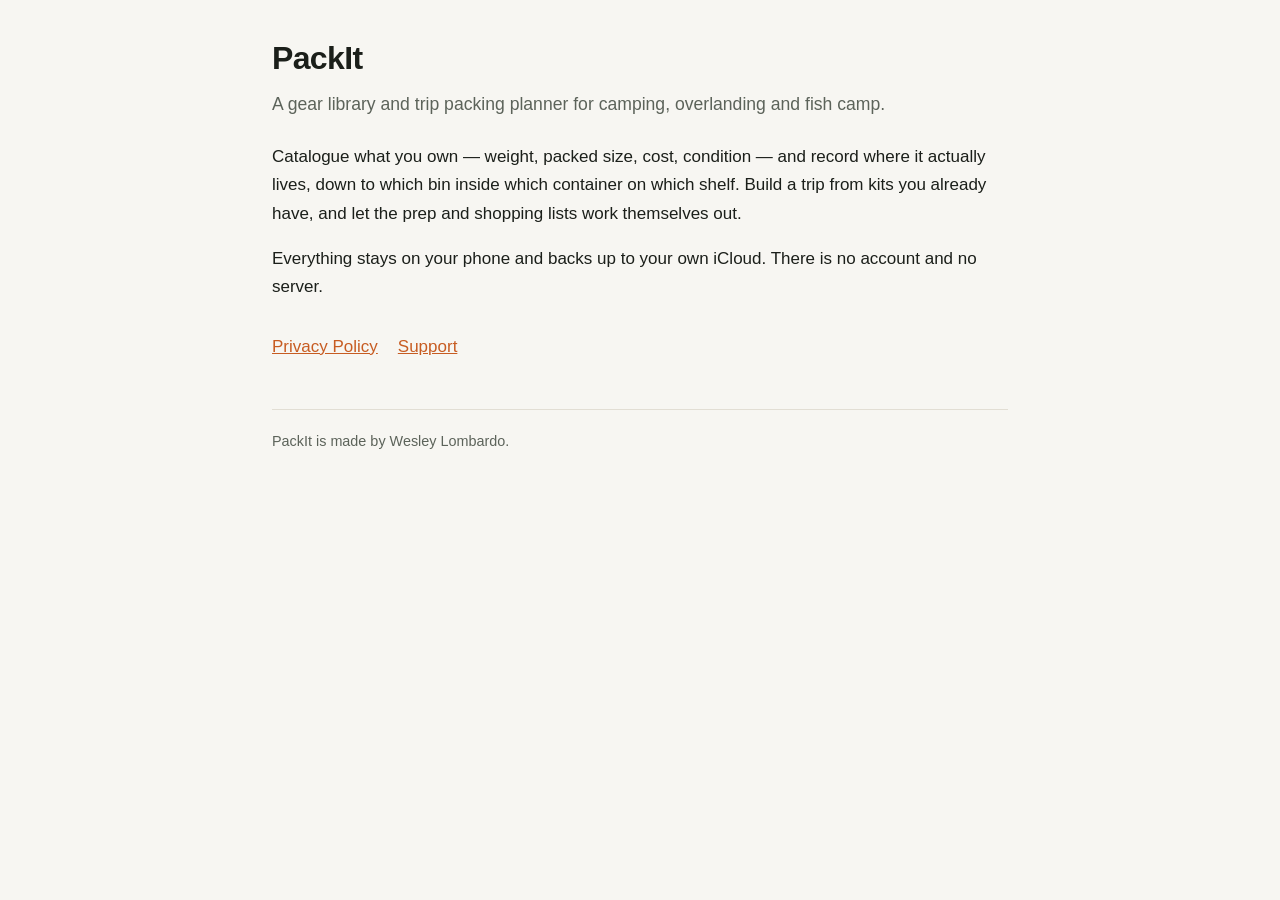
<file: index.html>
<!doctype html>
<html lang="en">
<head>
<meta charset="utf-8">
<meta name="viewport" content="width=device-width, initial-scale=1">
<title>PackIt</title>
<link rel="stylesheet" href="style.css">
</head>
<body>
<main>
  <h1>PackIt</h1>
  <p class="lede">A gear library and trip packing planner for camping, overlanding and fish camp.</p>
  <p>Catalogue what you own — weight, packed size, cost, condition — and record where it
     actually lives, down to which bin inside which container on which shelf. Build a trip
     from kits you already have, and let the prep and shopping lists work themselves out.</p>
  <p>Everything stays on your phone and backs up to your own iCloud. There is no account and
     no server.</p>
  <nav>
    <a href="/privacy">Privacy Policy</a>
    <a href="/support">Support</a>
  </nav>
  <footer>PackIt is made by Wesley Lombardo.</footer>
</main>
</body>
</html>
</file>
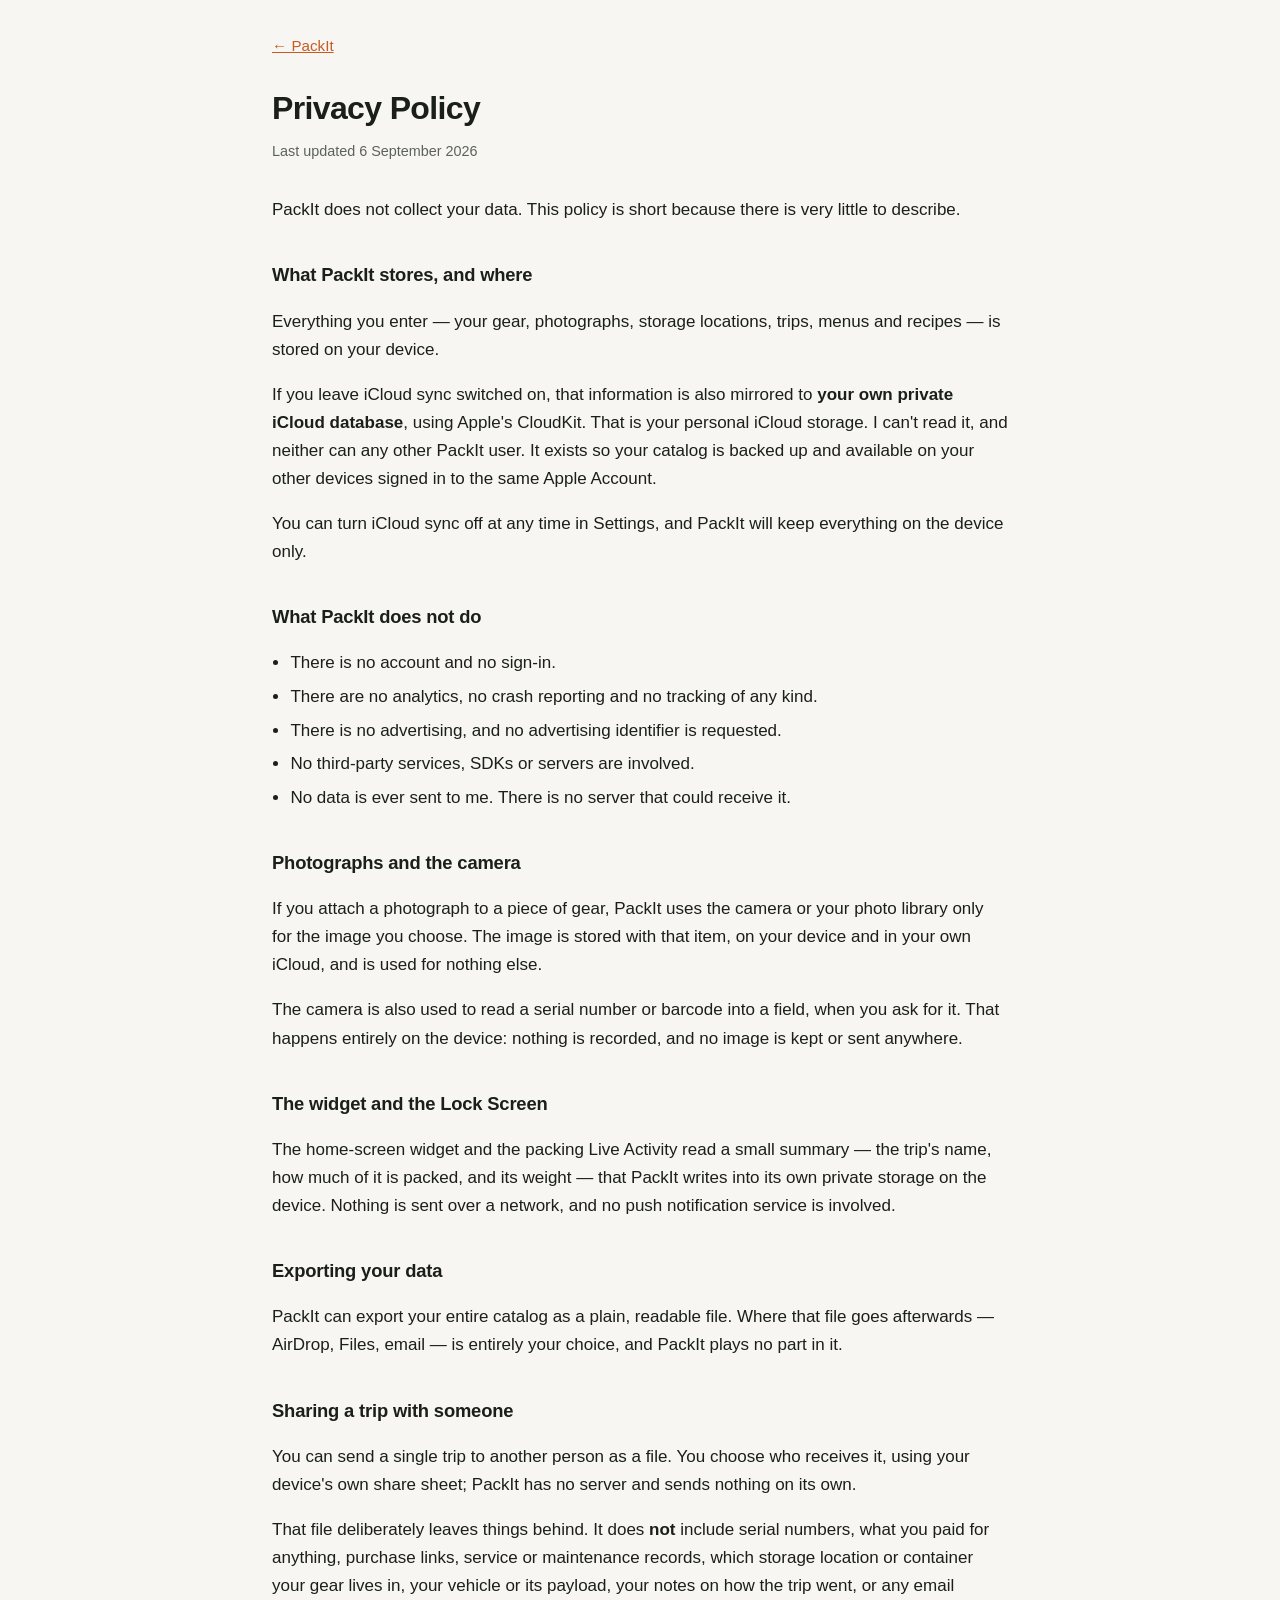
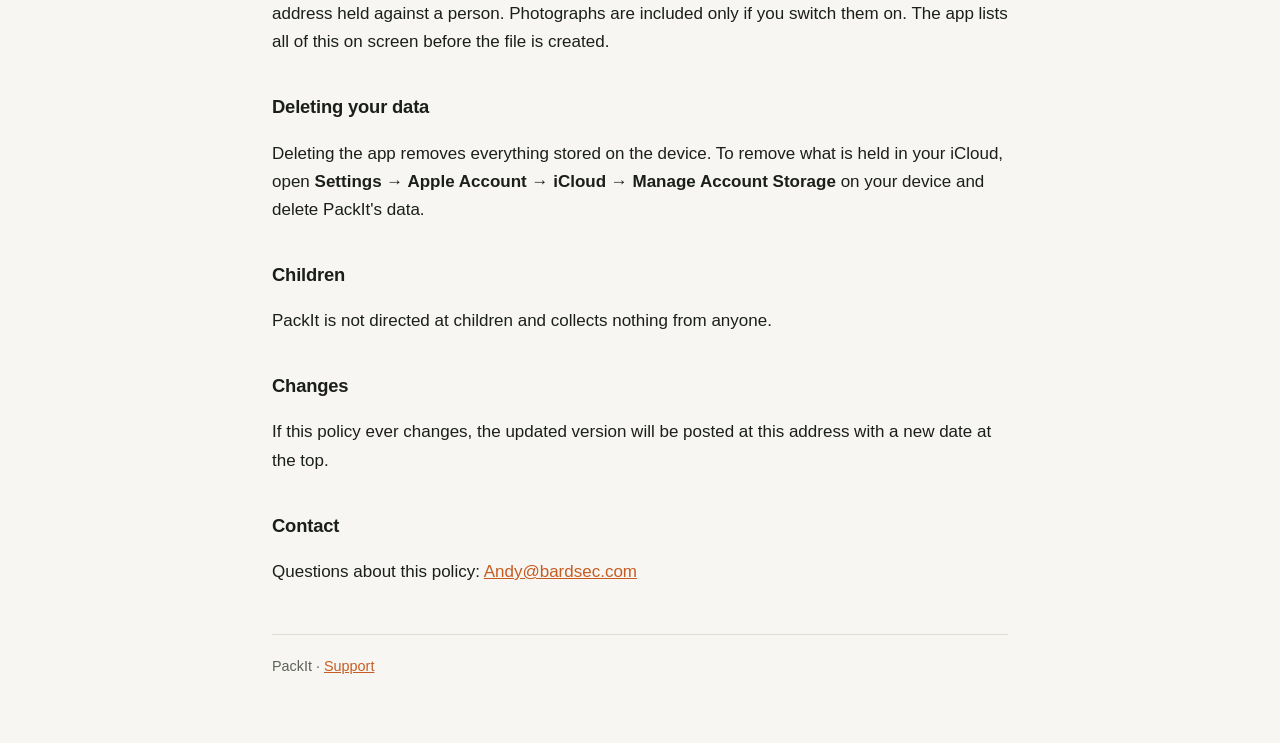
<file: privacy/index.html>
<!doctype html>
<html lang="en">
<head>
<meta charset="utf-8">
<meta name="viewport" content="width=device-width, initial-scale=1">
<title>PackIt — Privacy Policy</title>
<link rel="stylesheet" href="/style.css">
</head>
<body>
<main>
  <a class="back" href="/">&larr; PackIt</a>
  <h1>Privacy Policy</h1>
  <p class="updated">Last updated 6 September 2026</p>

  <p>PackIt does not collect your data. This policy is short because there is very little
     to describe.</p>

  <h2>What PackIt stores, and where</h2>
  <p>Everything you enter — your gear, photographs, storage locations, trips, menus and
     recipes — is stored on your device.</p>
  <p>If you leave iCloud sync switched on, that information is also mirrored to
     <strong>your own private iCloud database</strong>, using Apple's CloudKit. That is your
     personal iCloud storage. I can't read it, and neither can any other PackIt user. It
     exists so your catalog is backed up and available on your other devices signed in to
     the same Apple Account.</p>
  <p>You can turn iCloud sync off at any time in Settings, and PackIt will keep everything
     on the device only.</p>

  <h2>What PackIt does not do</h2>
  <ul>
    <li>There is no account and no sign-in.</li>
    <li>There are no analytics, no crash reporting and no tracking of any kind.</li>
    <li>There is no advertising, and no advertising identifier is requested.</li>
    <li>No third-party services, SDKs or servers are involved.</li>
    <li>No data is ever sent to me. There is no server that could receive it.</li>
  </ul>

  <h2>Photographs and the camera</h2>
  <p>If you attach a photograph to a piece of gear, PackIt uses the camera or your photo
     library only for the image you choose. The image is stored with that item, on your
     device and in your own iCloud, and is used for nothing else.</p>
  <p>The camera is also used to read a serial number or barcode into a field, when you ask
     for it. That happens entirely on the device: nothing is recorded, and no image is kept
     or sent anywhere.</p>

  <h2>The widget and the Lock Screen</h2>
  <p>The home-screen widget and the packing Live Activity read a small summary — the trip's
     name, how much of it is packed, and its weight — that PackIt writes into its own
     private storage on the device. Nothing is sent over a network, and no push
     notification service is involved.</p>

  <h2>Exporting your data</h2>
  <p>PackIt can export your entire catalog as a plain, readable file. Where that file goes
     afterwards — AirDrop, Files, email — is entirely your choice, and PackIt plays no part
     in it.</p>

  <h2>Sharing a trip with someone</h2>
  <p>You can send a single trip to another person as a file. You choose who receives it,
     using your device's own share sheet; PackIt has no server and sends nothing on its
     own.</p>
  <p>That file deliberately leaves things behind. It does <strong>not</strong> include
     serial numbers, what you paid for anything, purchase links, service or maintenance
     records, which storage location or container your gear lives in, your vehicle or its
     payload, your notes on how the trip went, or any email address held against a person.
     Photographs are included only if you switch them on. The app lists all of this on
     screen before the file is created.</p>

  <h2>Deleting your data</h2>
  <p>Deleting the app removes everything stored on the device. To remove what is held in
     your iCloud, open <strong>Settings &rarr; Apple Account &rarr; iCloud &rarr; Manage
     Account Storage</strong> on your device and delete PackIt's data.</p>

  <h2>Children</h2>
  <p>PackIt is not directed at children and collects nothing from anyone.</p>

  <h2>Changes</h2>
  <p>If this policy ever changes, the updated version will be posted at this address with a
     new date at the top.</p>

  <h2>Contact</h2>
  <p>Questions about this policy: <a href="mailto:andy@bardsec.com">Andy@bardsec.com</a></p>

  <footer>PackIt &middot; <a href="/support">Support</a></footer>
</main>
</body>
</html>
</file>
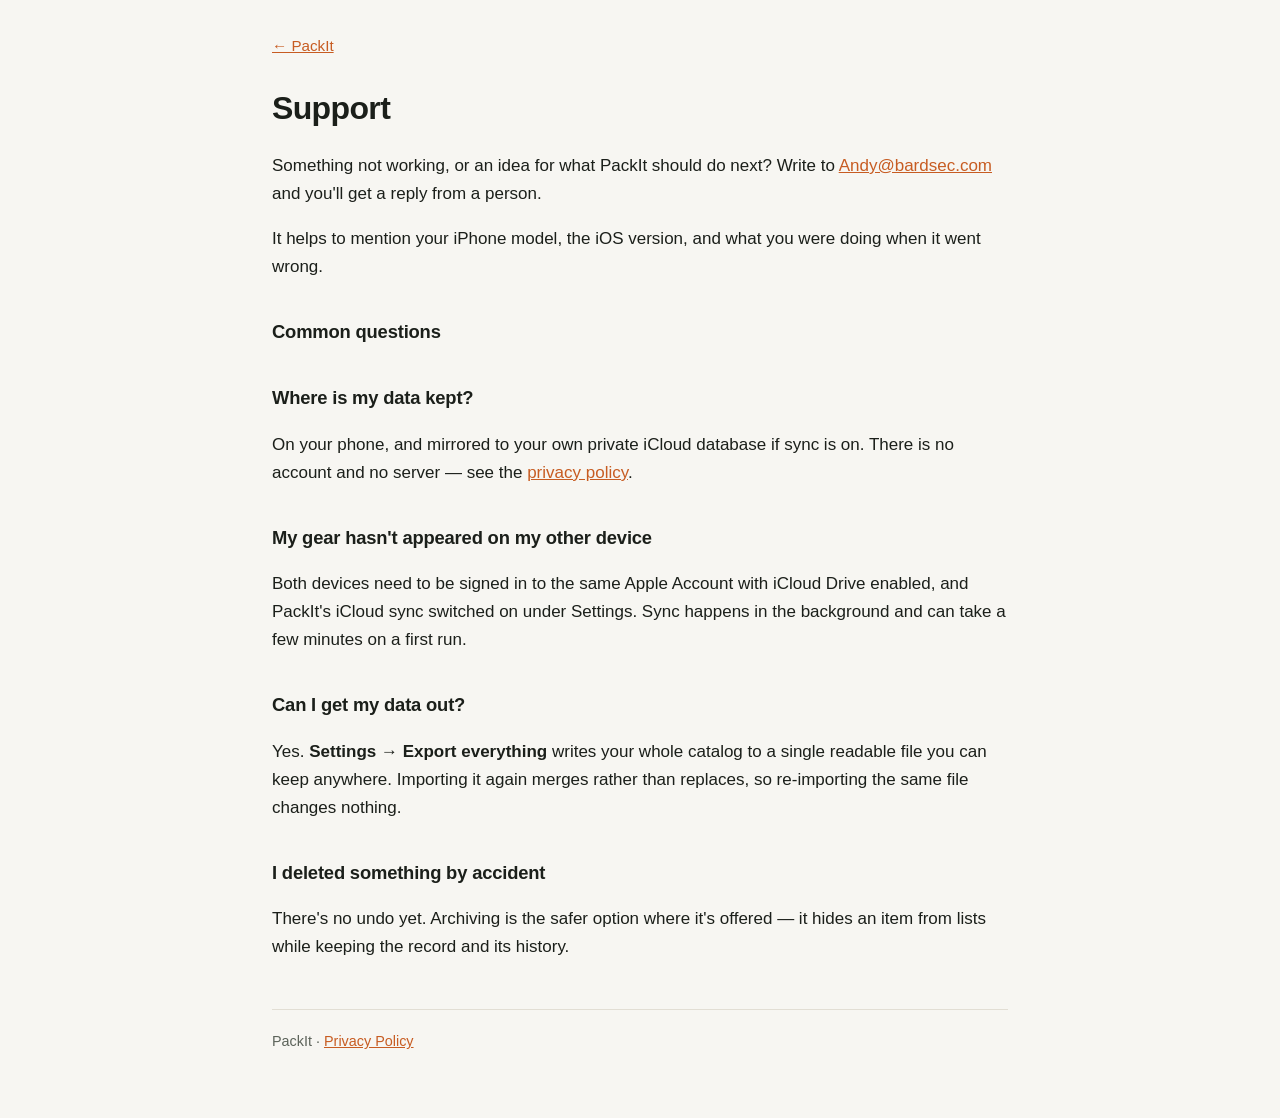
<file: support/index.html>
<!doctype html>
<html lang="en">
<head>
<meta charset="utf-8">
<meta name="viewport" content="width=device-width, initial-scale=1">
<title>PackIt — Support</title>
<link rel="stylesheet" href="/style.css">
</head>
<body>
<main>
  <a class="back" href="/">&larr; PackIt</a>
  <h1>Support</h1>

  <p>Something not working, or an idea for what PackIt should do next? Write to
     <a href="mailto:andy@bardsec.com">Andy@bardsec.com</a> and you'll get a reply from a person.</p>
  <p>It helps to mention your iPhone model, the iOS version, and what you were doing when it
     went wrong.</p>

  <h2>Common questions</h2>

  <h2>Where is my data kept?</h2>
  <p>On your phone, and mirrored to your own private iCloud database if sync is on. There is
     no account and no server — see the <a href="/privacy">privacy policy</a>.</p>

  <h2>My gear hasn't appeared on my other device</h2>
  <p>Both devices need to be signed in to the same Apple Account with iCloud Drive enabled,
     and PackIt's iCloud sync switched on under Settings. Sync happens in the background and
     can take a few minutes on a first run.</p>

  <h2>Can I get my data out?</h2>
  <p>Yes. <strong>Settings &rarr; Export everything</strong> writes your whole catalog to a
     single readable file you can keep anywhere. Importing it again merges rather than
     replaces, so re-importing the same file changes nothing.</p>

  <h2>I deleted something by accident</h2>
  <p>There's no undo yet. Archiving is the safer option where it's offered — it hides an item
     from lists while keeping the record and its history.</p>

  <footer>PackIt &middot; <a href="/privacy">Privacy Policy</a></footer>
</main>
</body>
</html>
</file>
<file: style.css>
/* Deliberately small: two legal pages don't need a build step or a framework. */
:root {
  color-scheme: light dark;
  --ink: #1b1f1a;
  --muted: #5c635a;
  --ground: #f7f6f2;
  --card: #fff;
  --rule: #e2ded4;
  --accent: #c75c22;
}
@media (prefers-color-scheme: dark) {
  :root {
    --ink: #e8e6e0; --muted: #a1a79c; --ground: #12140f;
    --card: #1c1f19; --rule: #33372e; --accent: #e0874a;
  }
}
* { box-sizing: border-box; }
body {
  margin: 0;
  background: var(--ground);
  color: var(--ink);
  font: 17px/1.65 -apple-system, BlinkMacSystemFont, "Segoe UI", Roboto, Helvetica, Arial, sans-serif;
  padding: 2rem 1.25rem 4rem;
}
main { max-width: 46rem; margin: 0 auto; }
h1 { font-size: 2rem; letter-spacing: -0.02em; margin: 0 0 .35rem; }
h2 { font-size: 1.15rem; margin: 2.25rem 0 .5rem; letter-spacing: -0.01em; }
.lede { color: var(--muted); font-size: 1.1rem; margin: 0 0 1.5rem; }
.updated { color: var(--muted); font-size: .9rem; margin: 0 0 2rem; }
p, li { color: var(--ink); }
ul { padding-left: 1.15rem; }
li { margin: .35rem 0; }
a { color: var(--accent); }
nav { display: flex; gap: 1.25rem; margin: 2rem 0 0; }
footer { margin-top: 3rem; padding-top: 1.25rem; border-top: 1px solid var(--rule); color: var(--muted); font-size: .9rem; }
.back { display: inline-block; margin-bottom: 1.5rem; font-size: .95rem; }
</file>
